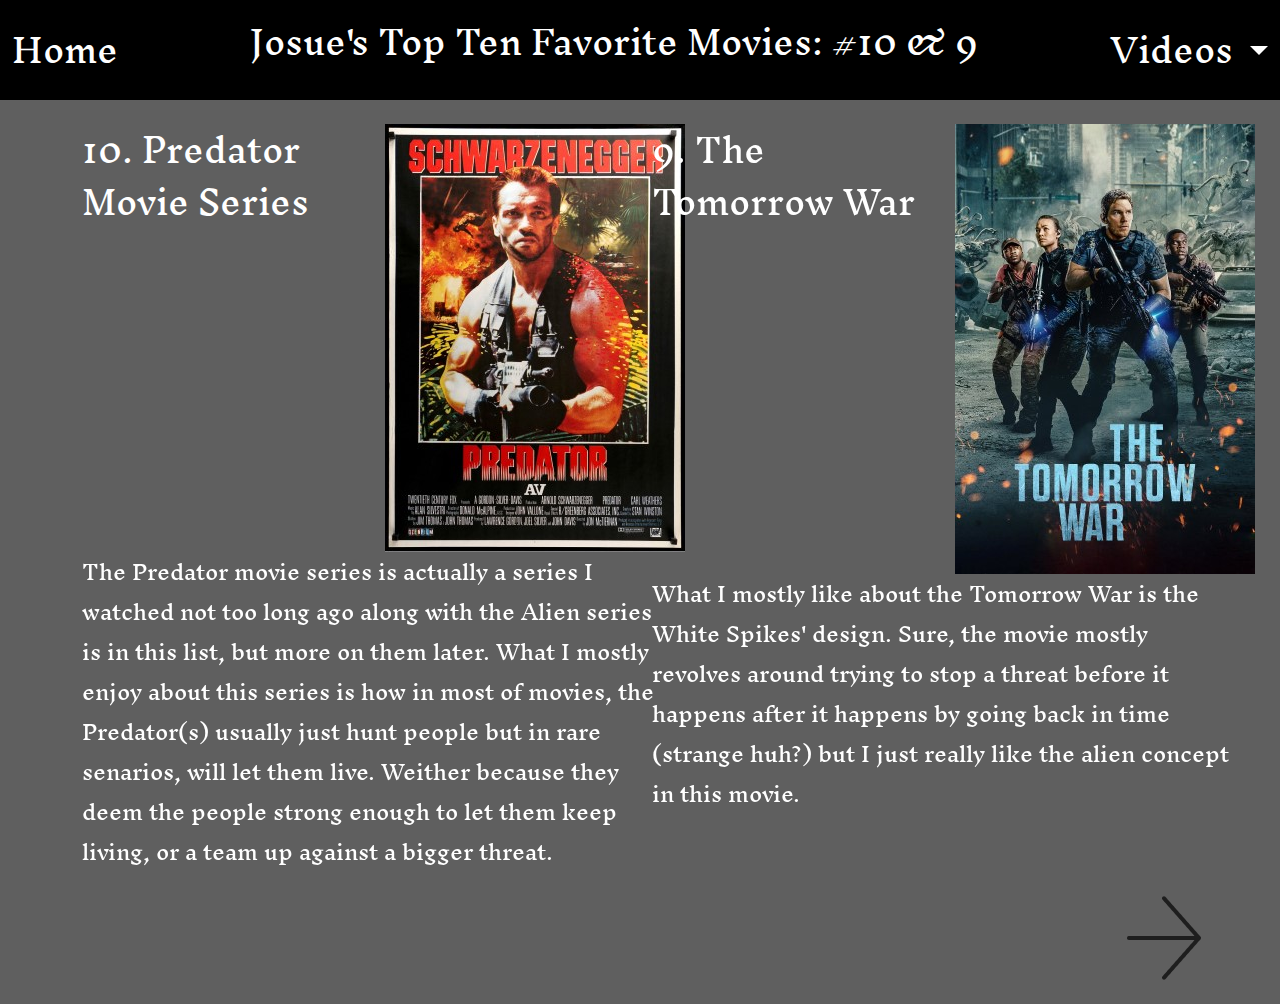
<file: pages/pageJ1.html>
<!doctype html>
<html lang="en">

<head>
    <meta charset="utf-8">
    <meta name="viewport" content="width=device-width, initial-scale=1">
    <title>Josue's Top Ten Favorite Movies: #10 & 9</title>
    <link href="https://cdn.jsdelivr.net/npm/bootstrap@5.3.3/dist/css/bootstrap.min.css" rel="stylesheet"
        integrity="sha384-QWTKZyjpPEjISv5WaRU9OFeRpok6YctnYmDr5pNlyT2bRjXh0JMhjY6hW+ALEwIH" crossorigin="anonymous">
    <link rel="stylesheet" href="/style/Jstyles.css">
    <link rel="preconnect" href="https://fonts.googleapis.com">
    <link rel="preconnect" href="https://fonts.gstatic.com" crossorigin>
    <link href="https://fonts.googleapis.com/css2?family=Inknut+Antiqua:wght@300;400;500;600;700;800;900&display=swap"
        rel="stylesheet">
</head>

<body class="inknut-antiqua-regular">
    <nav class="navbar">
        <div class="container-fluid medium-font">
            <a class="nav-link active white-font-click" href="/index.html">Home</a>

            <p class="white-font">Josue's Top Ten Favorite Movies: #10 & 9</p>

            <a class="nav-link dropdown-toggle white-font-click" href="#" role="button" data-bs-toggle="dropdown"
                aria-expanded="false">Videos
            </a>
            <ul class="dropdown-menu dropdown-menu-end small-font">
                <li><a class="dropdown-item" href="https://youtu.be/-B8uBJCnwyw">Predator 2</a></li>
                <li><a class="dropdown-item" href="https://youtu.be/uzqYqoVoU74">Predators</a></li>
                <li><a class="dropdown-item" href="https://youtu.be/VPI9E-wNK8s">The Predator</a></li>
                <li><a class="dropdown-item" href="https://youtu.be/wZ7LytagKlc">Prey</a></li>
                <li>
                    <hr class="dropdown-divider">
                </li>
                <li><a class="dropdown-item" href="https://youtu.be/Cld40qD7HcY">Alien vs Predator</a></li>
                <li><a class="dropdown-item" href="#">Alien vs Predator 2 (No trailer available)</a></li>
            </ul>
        </div>
    </nav>

    <br>

    <div class="container white-font">
        <div class="row">
            <div class="col-6">
                <div class="row item-slot-width">
                    <div class="col-6 medium-font">10. Predator Movie Series</div>
                    <div class="col-6"><img src="../assets/Josue/Predator/Predator Movie Poster 1.jpg"
                            alt="Top half of Predator movie poster." width="300px"></div>
                    <div class="col-6"><iframe width="300px" height="168.75px"
                            src="https://www.youtube.com/embed/Vo3FmkleTEQ"
                            title="Predator | #TBT Trailer | 20th Century FOX" frameborder="0"
                            allow="accelerometer; autoplay; clipboard-write; encrypted-media; gyroscope; picture-in-picture; web-share"
                            referrerpolicy="strict-origin-when-cross-origin" allowfullscreen></iframe></div>
                    <div class="col-6"><img src="../assets/Josue/Predator/Predator Movie Poster 2.jpg"
                            alt="Bottom half of Predator movie poster." width="300px"></div>
                    <div class="col-12 small-font">The Predator movie series is actually a series I watched not too long
                        ago along with the Alien series is in this list, but more on them later. What I mostly enjoy
                        about this series is how in most of movies, the Predator(s) usually just hunt people but in rare
                        senarios, will let them live. Weither because they deem the people strong enough to let them
                        keep living, or a team up against a bigger threat.</div>
                </div>
            </div>
            <div class="col-6">
                <div class="row item-slot-width">
                    <div class="col-6 medium-font">9. The Tomorrow War</div>
                    <div class="col-6"><img src="../assets/Josue/The Tomorrow War/The Tomorrow War Movie Poster 1.jpg"
                            alt="Top half of The Tomorrow War movie poster."></div>
                    <div class="col-6"><iframe width="300" height="168.75px"
                            src="https://www.youtube.com/embed/QPistcpGB8o"
                            title="THE TOMORROW WAR - Official Trailer | Prime Video" frameborder="0"
                            allow="accelerometer; autoplay; clipboard-write; encrypted-media; gyroscope; picture-in-picture; web-share"
                            referrerpolicy="strict-origin-when-cross-origin" allowfullscreen></iframe></div>
                    <div class="col-6"><img src="../assets/Josue/The Tomorrow War/The Tomorrow War Movie Poster 2.jpg"
                            alt="Bottom half of The Tomorrow War movie poster."></div>
                    <div class="col-12 small-font">What I mostly like about the Tomorrow War is the White Spikes'
                        design. Sure, the movie mostly revolves around trying to stop a threat before it happens after
                        it happens by going back in time (strange huh?) but I just really like the alien concept in this
                        movie.</div>
                </div>
            </div>
            <div class="col-12 mt-4">
                <div class="row">
                    <!-- <div class="col-2"><a href=""></a></div> -->
                    <div class="col-11"></div>
                    <div class="col-1"><a href="./pageJ2.html"><img src="../assets/Josue/Right Arrow.png"
                                alt="Next page"></a></div>
                </div>
            </div>
        </div>
    </div>

    <br>


    <script src="https://cdn.jsdelivr.net/npm/bootstrap@5.3.3/dist/js/bootstrap.bundle.min.js"
        integrity="sha384-YvpcrYf0tY3lHB60NNkmXc5s9fDVZLESaAA55NDzOxhy9GkcIdslK1eN7N6jIeHz"
        crossorigin="anonymous"></script>
</body>

</html>
</file>
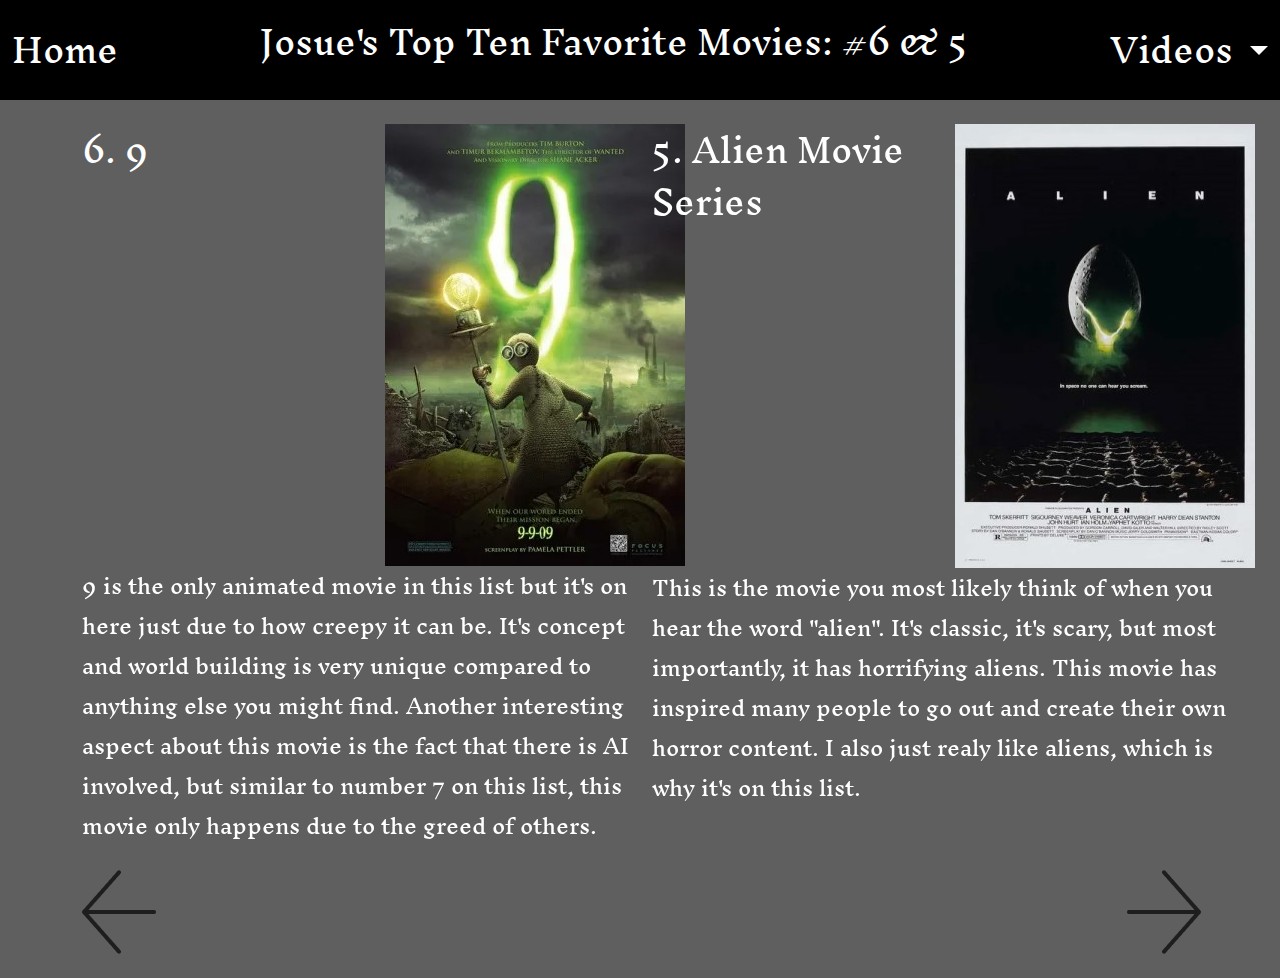
<file: pages/pageJ3.html>
<!doctype html>
<html lang="en">

<head>
    <meta charset="utf-8">
    <meta name="viewport" content="width=device-width, initial-scale=1">
    <title>Josue's Top Ten Favorite Movies: #6 & 5</title>
    <link href="https://cdn.jsdelivr.net/npm/bootstrap@5.3.3/dist/css/bootstrap.min.css" rel="stylesheet"
        integrity="sha384-QWTKZyjpPEjISv5WaRU9OFeRpok6YctnYmDr5pNlyT2bRjXh0JMhjY6hW+ALEwIH" crossorigin="anonymous">
    <link rel="stylesheet" href="/style/Jstyles.css">
    <link rel="preconnect" href="https://fonts.googleapis.com">
    <link rel="preconnect" href="https://fonts.gstatic.com" crossorigin>
    <link href="https://fonts.googleapis.com/css2?family=Inknut+Antiqua:wght@300;400;500;600;700;800;900&display=swap"
        rel="stylesheet">
</head>

<body class="inknut-antiqua-regular">
    <nav class="navbar">
        <div class="container-fluid medium-font">
            <a class="nav-link active white-font-click" href="/index.html">Home</a>

            <p class="white-font">Josue's Top Ten Favorite Movies: #6 & 5</p>

            <a class="nav-link dropdown-toggle white-font-click" href="#" role="button" data-bs-toggle="dropdown"
                aria-expanded="false">Videos
            </a>
            <ul class="dropdown-menu dropdown-menu-end small-font">
                <li><a class="dropdown-item" href="https://youtu.be/iaUXuY3U4Ag">Aliens</a></li>
                <li><a class="dropdown-item" href="https://youtu.be/pI5f98wv8pU">Alien 3</a></li>
                <li><a class="dropdown-item" href="https://youtu.be/53If-aOy58A">Alien Resurrection</a></li>
                <li><a class="dropdown-item" href="https://youtu.be/5UEv03g51kU">Prometheus</a></li>
                <li><a class="dropdown-item" href="https://youtu.be/svnAD0TApb8">Alien: Covenant</a></li>
                <li><a class="dropdown-item" href="https://youtu.be/92VYCjslw68">Alien: Romulus</a></li>
                <li>
                    <hr class="dropdown-divider">
                </li>
                <li><a class="dropdown-item" href="https://youtu.be/Cld40qD7HcY">Alien vs Predator</a></li>
                <li><a class="dropdown-item" href="#">Alien vs Predator 2 (No trailer available)</a></li>
            </ul>
        </div>
    </nav>

    <br>
    <!-- width="300px" height="168.75px" -->
    <div class="container white-font">
        <div class="row">
            <div class="col-6">
                <div class="row item-slot-width">
                    <div class="col-6 medium-font">6. 9</div>
                    <div class="col-6"><img src="../assets/Josue/9/9 Movie Poster 1.jpg"
                            alt="Top half of 9 movie poster." width="300px"></div>
                    <div class="col-6"><iframe width="300px" height="168.75px"
                            src="https://www.youtube.com/embed/_qApXdc1WPY" title="9 - Official Trailer" frameborder="0"
                            allow="accelerometer; autoplay; clipboard-write; encrypted-media; gyroscope; picture-in-picture; web-share"
                            referrerpolicy="strict-origin-when-cross-origin" allowfullscreen></iframe></div>
                    <div class="col-6"><img src="../assets/Josue/9/9 Movie Poster 2.jpg"
                            alt="Bottom half of 9 movie poster." width="300px"></div>
                    <div class="col-12 small-font">9 is the only animated movie in this list but it's on here just due
                        to how creepy it can be. It's concept and world building is very unique compared to anything
                        else you might find. Another interesting aspect about this movie is the fact that there is AI
                        involved, but similar to number 7 on this list, this movie only happens due to the greed of
                        others.</div>
                </div>
            </div>
            <div class="col-6">
                <div class="row item-slot-width">
                    <div class="col-6 medium-font">5. Alien Movie Series</div>
                    <div class="col-6"><img src="../assets/Josue/Alien/Alien Movie Poster 1.jpg"
                            alt="Top half of Alien movie poster."></div>
                    <div class="col-6"><iframe width="300px" height="168.75px"
                            src="https://www.youtube.com/embed/jQ5lPt9edzQ"
                            title="Alien Trailer HD (Original 1979 Ridley Scott Film) Sigourney Weaver" frameborder="0"
                            allow="accelerometer; autoplay; clipboard-write; encrypted-media; gyroscope; picture-in-picture; web-share"
                            referrerpolicy="strict-origin-when-cross-origin" allowfullscreen></iframe></div>
                    <div class="col-6"><img src="../assets/Josue/Alien/Alien Movie Poster 2.jpg"
                            alt="Bottom half of Alien movie poster."></div>
                    <div class="col-12 small-font">This is the movie you most likely think of when you hear the word
                        "alien". It's classic, it's scary, but most importantly, it has horrifying aliens. This movie
                        has inspired many people to go out and create their own horror content. I also just realy like
                        aliens, which is why it's on this list.</div>
                </div>
            </div>
            <div class="col-12 mt-4">
                <div class="row">
                    <div class="col-1"><a href="./pageJ2.html"><img src="../assets/Josue/Left Arrow.png"
                                alt="Previous page"></a></div>
                    <div class="col-10"></div>
                    <div class="col-1"><a href="./pageJ4.html"><img src="../assets/Josue/Right Arrow.png"
                                alt="Next page"></a>
                    </div>
                </div>
            </div>
        </div>
    </div>

    <br>


    <script src="https://cdn.jsdelivr.net/npm/bootstrap@5.3.3/dist/js/bootstrap.bundle.min.js"
        integrity="sha384-YvpcrYf0tY3lHB60NNkmXc5s9fDVZLESaAA55NDzOxhy9GkcIdslK1eN7N6jIeHz"
        crossorigin="anonymous"></script>
</body>

</html>
</file>
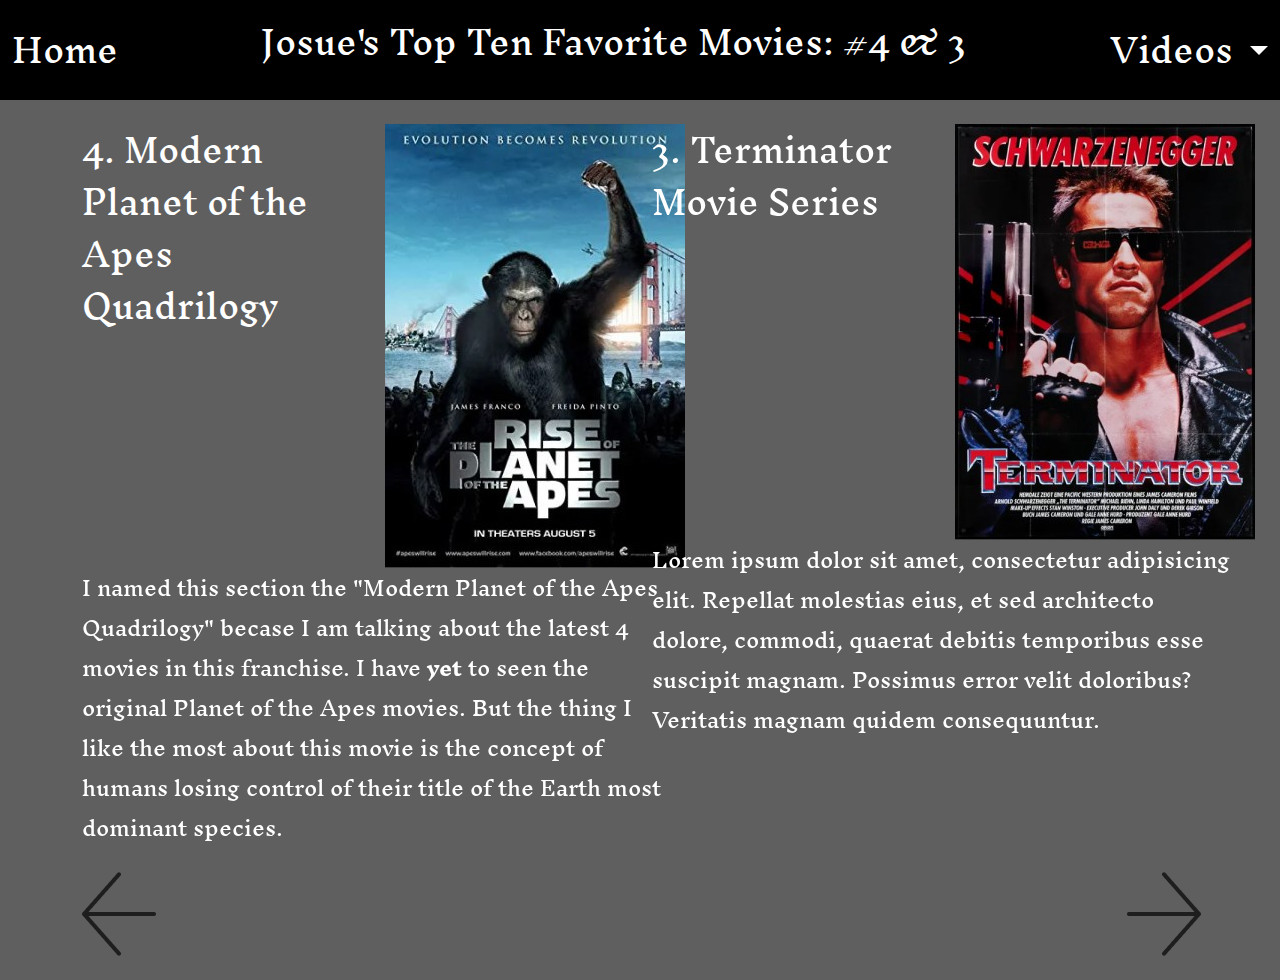
<file: pages/pageJ4.html>
<!doctype html>
<html lang="en">

<head>
    <meta charset="utf-8">
    <meta name="viewport" content="width=device-width, initial-scale=1">
    <title>Josue's Top Ten Favorite Movies: #4 & 3</title>
    <link href="https://cdn.jsdelivr.net/npm/bootstrap@5.3.3/dist/css/bootstrap.min.css" rel="stylesheet"
        integrity="sha384-QWTKZyjpPEjISv5WaRU9OFeRpok6YctnYmDr5pNlyT2bRjXh0JMhjY6hW+ALEwIH" crossorigin="anonymous">
    <link rel="stylesheet" href="/style/Jstyles.css">
    <link rel="preconnect" href="https://fonts.googleapis.com">
    <link rel="preconnect" href="https://fonts.gstatic.com" crossorigin>
    <link href="https://fonts.googleapis.com/css2?family=Inknut+Antiqua:wght@300;400;500;600;700;800;900&display=swap"
        rel="stylesheet">
</head>

<body class="inknut-antiqua-regular">
    <nav class="navbar">
        <div class="container-fluid medium-font">
            <a class="nav-link active white-font-click" href="/index.html">Home</a>

            <p class="white-font">Josue's Top Ten Favorite Movies: #4 & 3</p>

            <a class="nav-link dropdown-toggle white-font-click" href="#" role="button" data-bs-toggle="dropdown"
                aria-expanded="false">Videos
            </a>
            <ul class="dropdown-menu dropdown-menu-end small-font">
                <li><a class="dropdown-item" href="https://youtu.be/EcRIUU_QZiY">Dawn of the Planet of the Apes</a></li>
                <li><a class="dropdown-item" href="https://youtu.be/JDcAlo8i2y8">War of the Planet of the Apes</a></li>
                <li><a class="dropdown-item" href="https://youtu.be/XtFI7SNtVpY">Kingdom of the Planet of the Apes</a>
                </li>
                <li>
                    <hr class="dropdown-divider">
                </li>
                <li><a class="dropdown-item" href="https://youtu.be/tCg_FfeYgIc">Terminator 2: Judgment Day</a></li>
                <li><a class="dropdown-item" href="https://youtu.be/6Q2SGam1BQE">Terminator 3: Rise of the Machines</a>
                </li>
                <li><a class="dropdown-item" href="https://youtu.be/MS-uNbtgGz0">Terminator Salvation</a></li>
                <li><a class="dropdown-item" href="https://youtu.be/ZCMOnA2opMc">Terminator Genisys</a></li>
                <li><a class="dropdown-item" href="https://youtu.be/8CjYw1hARhY">Terminator: Dark Fate</a></li>
            </ul>
        </div>
    </nav>

    <br>
    <!-- width="300px" height="168.75px" -->
    <div class="container white-font">
        <div class="row">
            <div class="col-6">
                <div class="row item-slot-width">
                    <div class="col-6 medium-font">4. Modern Planet of the Apes Quadrilogy</div>
                    <div class="col-6"><img
                            src="../assets/Josue/Planet of the Apes/Rise of the Planet of the Apes Movie Poster 1.jpg"
                            alt="Top half of Planet of the Apes movie poster." width="300px"></div>
                    <div class="col-6"><iframe width="300px" height="168.75px"
                            src="https://www.youtube.com/embed/P1yKN0llkrY"
                            title="Rise of the Planet of the Apes | Trailer | 20th Century FOX" frameborder="0"
                            allow="accelerometer; autoplay; clipboard-write; encrypted-media; gyroscope; picture-in-picture; web-share"
                            referrerpolicy="strict-origin-when-cross-origin" allowfullscreen></iframe></div>
                    <div class="col-6"><img
                            src="../assets/Josue/Planet of the Apes/Rise of the Planet of the Apes Movie Poster 2.jpg"
                            alt="Bottom half of Planet of the Apes movie poster." width="300px"></div>
                    <div class="col-12 small-font">I named this section the "Modern Planet of the Apes Quadrilogy" becase I am talking about the latest 4 movies in this franchise. I have <b>yet</b> to seen the original Planet of the Apes movies. But the thing I like the most about this movie is the concept of humans losing control of their title of the Earth most dominant species.</div>
                </div>
            </div>
            <div class="col-6">
                <div class="row item-slot-width">
                    <div class="col-6 medium-font">3. Terminator Movie Series</div>
                    <div class="col-6"><img src="../assets/Josue/Terminator/Terminator Movie Poster 1.jpg"
                            alt="Top half of Terminator movie poster."></div>
                    <div class="col-6"><iframe wwidth="300px" height="168.75px"
                            src="https://www.youtube.com/embed/nGrW-OR2uDk"
                            title="THE TERMINATOR (1984) | Official Trailer | MGM" frameborder="0"
                            allow="accelerometer; autoplay; clipboard-write; encrypted-media; gyroscope; picture-in-picture; web-share"
                            referrerpolicy="strict-origin-when-cross-origin" allowfullscreen></iframe></div>
                    <div class="col-6"><img src="../assets/Josue/Terminator/Terminator Movie Poster 2.jpg"
                            alt="Bottom half of Terminator movie poster."></div>
                    <div class="col-12 small-font">Lorem ipsum dolor sit amet, consectetur adipisicing elit. Repellat
                        molestias eius, et sed architecto dolore, commodi, quaerat debitis temporibus esse suscipit
                        magnam. Possimus error velit doloribus? Veritatis magnam quidem consequuntur.</div>
                </div>
            </div>
            <div class="col-12 mt-4">
                <div class="row">
                    <div class="col-1"><a href="./pageJ3.html"><img src="../assets/Josue/Left Arrow.png" alt="Previous page"></a></div>
                    <div class="col-10"></div>
                    <div class="col-1"><a href="./pageJ5.html"><img src="../assets/Josue/Right Arrow.png" alt="Next page"></a>
                    </div>
                </div>
            </div>
        </div>
    </div>

    <br>


    <script src="https://cdn.jsdelivr.net/npm/bootstrap@5.3.3/dist/js/bootstrap.bundle.min.js"
        integrity="sha384-YvpcrYf0tY3lHB60NNkmXc5s9fDVZLESaAA55NDzOxhy9GkcIdslK1eN7N6jIeHz"
        crossorigin="anonymous"></script>
</body>

</html>
</file>
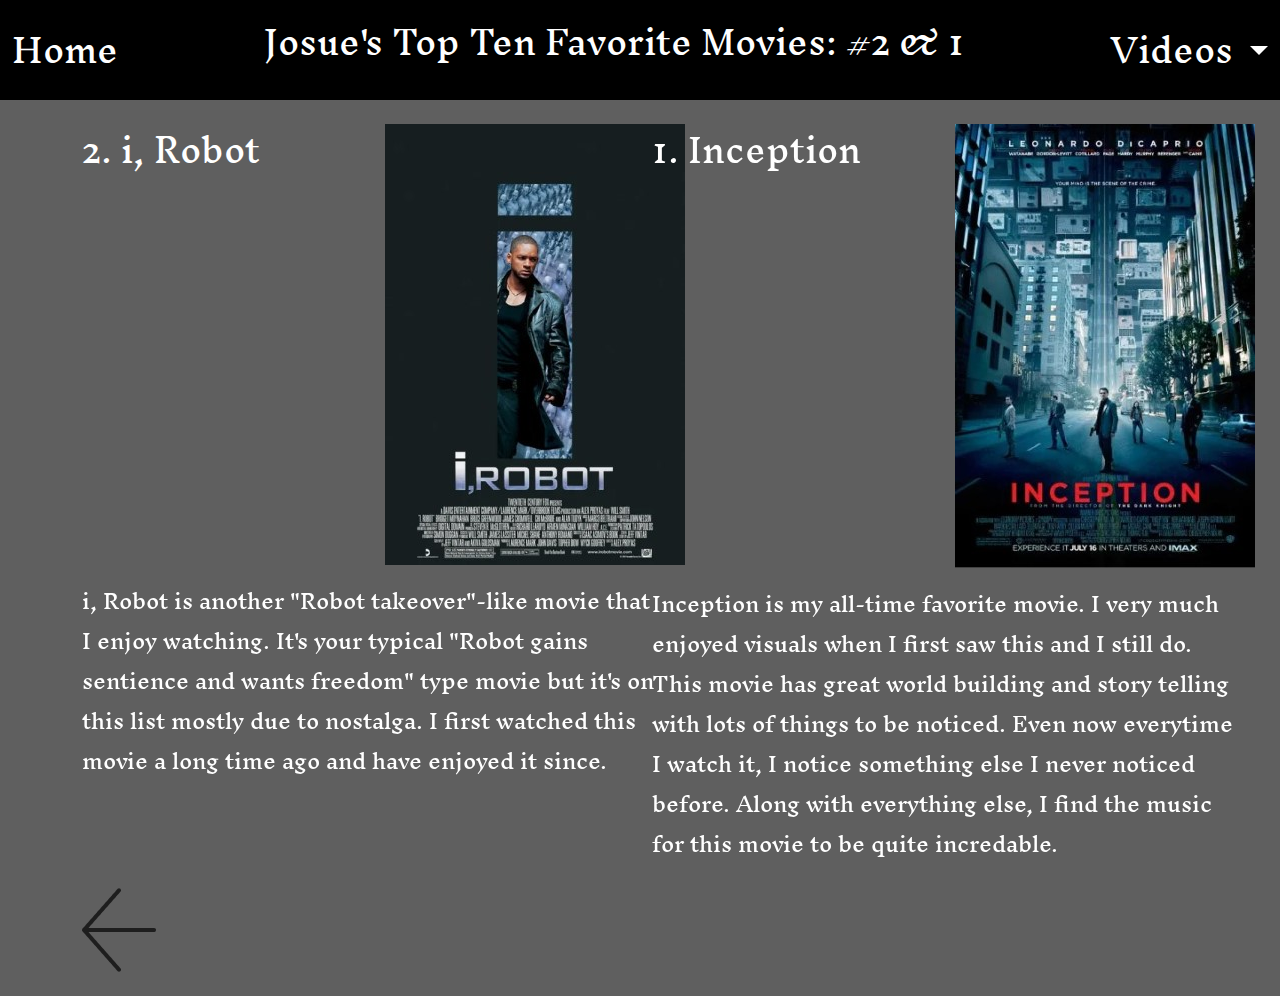
<file: pages/pageJ5.html>
<!doctype html>
<html lang="en">

<head>
    <meta charset="utf-8">
    <meta name="viewport" content="width=device-width, initial-scale=1">
    <title>Josue's Top Ten Favorite Movies: #2 & 1</title>
    <link href="https://cdn.jsdelivr.net/npm/bootstrap@5.3.3/dist/css/bootstrap.min.css" rel="stylesheet"
        integrity="sha384-QWTKZyjpPEjISv5WaRU9OFeRpok6YctnYmDr5pNlyT2bRjXh0JMhjY6hW+ALEwIH" crossorigin="anonymous">
    <link rel="stylesheet" href="/style/Jstyles.css">
    <link rel="preconnect" href="https://fonts.googleapis.com">
    <link rel="preconnect" href="https://fonts.gstatic.com" crossorigin>
    <link href="https://fonts.googleapis.com/css2?family=Inknut+Antiqua:wght@300;400;500;600;700;800;900&display=swap"
        rel="stylesheet">
</head>

<body class="inknut-antiqua-regular">
    <nav class="navbar">
        <div class="container-fluid medium-font">
            <a class="nav-link active white-font-click" href="/index.html">Home</a>

            <p class="white-font">Josue's Top Ten Favorite Movies: #2 & 1</p>

            <a class="nav-link dropdown-toggle white-font-click" href="#" role="button" data-bs-toggle="dropdown"
                aria-expanded="false">Videos
            </a>
            <ul class="dropdown-menu dropdown-menu-end small-font">
                <li><a class="dropdown-item" href="#">No videos for this page</a></li>
            </ul>
        </div>
    </nav>

    <br>
    <!-- width="300px" height="168.75px" -->
    <div class="container white-font">
        <div class="row">
            <div class="col-6">
                <div class="row item-slot-width">
                    <div class="col-6 medium-font">2. i, Robot</div>
                    <div class="col-6"><img src="../assets/Josue/i, Robot/i, Robot Movie Poster 1.jpg"
                            alt="Top half of i, Robot movie poster." width="300px"></div>
                    <div class="col-6"><iframe width="300px" height="168.75px"
                            src="https://www.youtube.com/embed/7Dlo-VB0-HI"
                            title="I, Robot (2004) Trailer #1 | Movieclips Classic Trailers" frameborder="0"
                            allow="accelerometer; autoplay; clipboard-write; encrypted-media; gyroscope; picture-in-picture; web-share"
                            referrerpolicy="strict-origin-when-cross-origin" allowfullscreen></iframe></div>
                    <div class="col-6"><img src="../assets/Josue/i, Robot/i, Robot Movie Poster 2.jpg"
                            alt="Bottom half of i, Robot movie poster." width="300px"></div>
                    <div class="col-12 small-font mt-3">i, Robot is another "Robot takeover"-like movie that I enjoy
                        watching. It's your typical "Robot gains sentience and wants freedom" type movie but it's on
                        this list mostly due to nostalga. I first watched this movie a long time ago and have enjoyed it
                        since.</div>
                </div>
            </div>
            <div class="col-6">
                <div class="row item-slot-width">
                    <div class="col-6 medium-font">1. Inception</div>
                    <div class="col-6"><img src="../assets/Josue/Inception/Inception Movie Poster 1.jpg"
                            alt="Top half of Inception movie poster."></div>
                    <div class="col-6"><iframe width="300px" height="168.75px"
                            src="https://www.youtube.com/embed/Qwe6qXFTdgc"
                            title="Inception | Digital Trailer | Warner Bros. Entertainment" frameborder="0"
                            allow="accelerometer; autoplay; clipboard-write; encrypted-media; gyroscope; picture-in-picture; web-share"
                            referrerpolicy="strict-origin-when-cross-origin" allowfullscreen></iframe></div>
                    <div class="col-6"><img src="../assets/Josue/Inception/Inception Movie Poster 2.jpg"
                            alt="Bottom half of Inception movie poster."></div>
                    <div class="col-12 small-font mt-3">Inception is my all-time favorite movie. I very much enjoyed
                        visuals when I first saw this and I still do. This movie has great world building and story
                        telling with lots of things to be noticed. Even now everytime I watch it, I notice something
                        else I never noticed before. Along with everything else, I find the music for this movie to be quite incredable.</div>
                </div>
            </div>
            <div class="col-12 mt-4">
                <div class="row">
                    <div class="col-1"><a href="./pageJ4.html"><img src="../assets/Josue/Left Arrow.png"
                                alt="Previous page"></a></div>
                    <div class="col-11"></div>
                    <!-- <div class="col-1"><a href="./pageJ5.html"><img src="../assets/Josue/Right Arrow.png" alt="Previous page"></a> -->
                </div>
            </div>
        </div>
    </div>
    </div>

    <br>


    <script src="https://cdn.jsdelivr.net/npm/bootstrap@5.3.3/dist/js/bootstrap.bundle.min.js"
        integrity="sha384-YvpcrYf0tY3lHB60NNkmXc5s9fDVZLESaAA55NDzOxhy9GkcIdslK1eN7N6jIeHz"
        crossorigin="anonymous"></script>
</body>

</html>
</file>
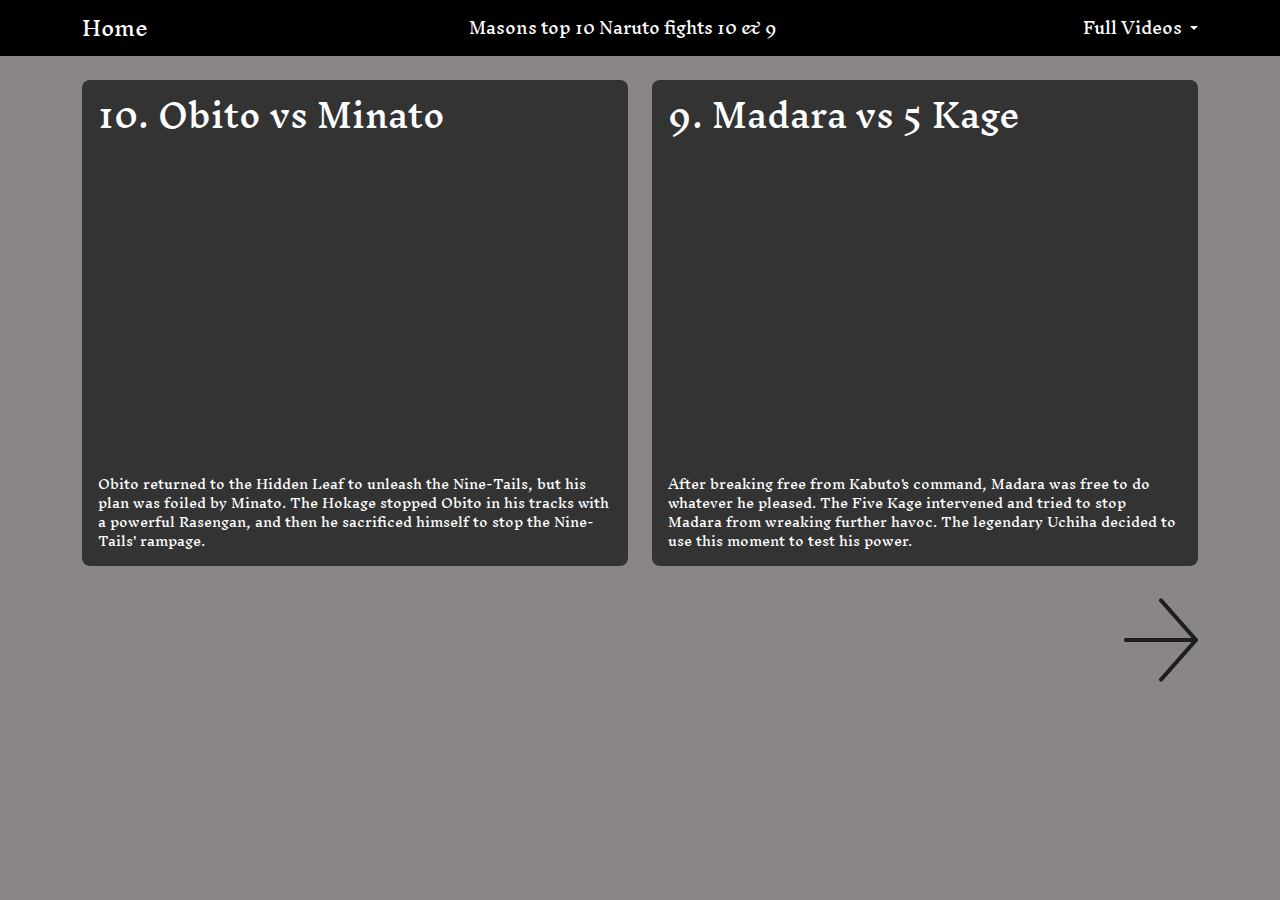
<file: pages/pageM1.html>
<!DOCTYPE html>
<html lang="en">
  <head>
    <meta charset="UTF-8" />
    <meta name="viewport" content="width=device-width, initial-scale=1.0" />
    <title>Top Naruto Fights</title>
    <link
      href="https://cdn.jsdelivr.net/npm/bootstrap@5.3.2/dist/css/bootstrap.min.css"
      rel="stylesheet"
    />
    <link rel="stylesheet" href="../style/Mstyles.css" />
    <link rel="preconnect" href="https://fonts.googleapis.com" />
    <link rel="preconnect" href="https://fonts.gstatic.com" crossorigin />
    <link
      href="https://fonts.googleapis.com/css2?family=Inknut+Antiqua:wght@300;400;500;600;700;800;900&display=swap"
      rel="stylesheet"
    />
    <link rel="stylesheet" href="https://cdnjs.cloudflare.com/ajax/libs/font-awesome/6.0.0-beta3/css/all.min.css">

</head>
<body class="inknut-antiqua-regular">
    <nav class="navbar navbar-expand-lg navbar-dark bg-dark mb-4">
      <div class="container">
        <a class="navbar-brand" href="/index.html">Home</a>
       
        
              <a>Masons top 10 Naruto fights 10 & 9</a
              >
            </li>
          </ul>
          <div class="nav-item dropdown">
            <a
              class="nav-link dropdown-toggle"
              href="#"
              role="button"
              data-bs-toggle="dropdown"
            >
             Full Videos
            </a>
            <ul class="dropdown-menu dropdown-menu-end">
              <li><a class="dropdown-item" href="https://youtu.be/XsuHEiy1XqQ">10. Obito vs Minato</a></li>
              <li><a class="dropdown-item" href="https://youtu.be/o1Ukt1KhBfA">9. Madara vs 5 Kage</a></li>
              <li><a class="dropdown-item" href="https://youtu.be/cRyIssbAyeA">8.Shikimaru vs Temari</a></li>
              <li><a class="dropdown-item" href="https://youtu.be/raYD5O0xpZQ">7.Jiraiya vs 6 paths of pain</a></li>
              <li><a class="dropdown-item" href="https://youtu.be/jP9K1lf-cwk">6.Itachi vs Sasuke</a></li>
              <li><a class="dropdown-item" href="https://youtu.be/md5PVu3_sW8">5.Rock Lee vs Gaara </a></li>
              <li><a class="dropdown-item" href="https://youtu.be/b52XQvTnr2A">4.Naruto vs Pain</a></li>
              <li><a class="dropdown-item" href="https://youtu.be/TmGD7P3uI4M">3.Obito vs Kakashi</a></li>
              <li><a class="dropdown-item" href="https://youtu.be/zrLnAata0b0">2.Madara vs Might Guy</a></li>
              <li><a class="dropdown-item" href="https://youtu.be/oE63s5CwJZg">1.Sasuke vs Naruto</a></li>
            </ul>
       
    </nav>

    <div class="container">
      <div class="row">
        <div class="col-md-6">
          <div class="fight-card">
            <h2 class="p-3 mb-0">10. Obito vs Minato</h2>
            <div class="video-container">
                <iframe width="560" height="315" src="https://www.youtube.com/embed/XsuHEiy1XqQ?si=48ACXZ6nm4VgKqrn&amp;start=215" title="YouTube video player" frameborder="0" allow="accelerometer; autoplay; clipboard-write; encrypted-media; gyroscope; picture-in-picture; web-share" referrerpolicy="strict-origin-when-cross-origin" allowfullscreen></iframe>
            </div>
            <div class="fight-description">
              Obito returned to the Hidden Leaf to unleash the Nine-Tails, but
              his plan was foiled by Minato. The Hokage stopped Obito in his
              tracks with a powerful Rasengan, and then he sacrificed himself to
              stop the Nine-Tails' rampage.
            </div>
          </div>
        </div>

        <div class="col-md-6">
          <div class="fight-card">
            <h2 class="p-3 mb-0">9. Madara vs 5 Kage</h2>
            <div class="video-container">
                <iframe width="560" height="315" src="https://www.youtube.com/embed/o1Ukt1KhBfA?si=laM-nm2s5YA_Yb8o&amp;start=654" title="YouTube video player" frameborder="0" allow="accelerometer; autoplay; clipboard-write; encrypted-media; gyroscope; picture-in-picture; web-share" referrerpolicy="strict-origin-when-cross-origin" allowfullscreen></iframe>
            </div>
            <div class="fight-description">
              After breaking free from Kabuto's command, Madara was free to do
              whatever he pleased. The Five Kage intervened and tried to stop
              Madara from wreaking further havoc. The legendary Uchiha decided
              to use this moment to test his power.
            </div>
          </div>
      
      
      <div class="d-flex justify-content-end mt-4">
        <a href="pageM2.html" class="btn-first-page" >
        <img src="/assets/Josue/Right Arrow.png" />
          
        </a>
      </div>

    <script src="https://cdn.jsdelivr.net/npm/bootstrap@5.3.2/dist/js/bootstrap.bundle.min.js"></script>
  </body>
</html>
</file>
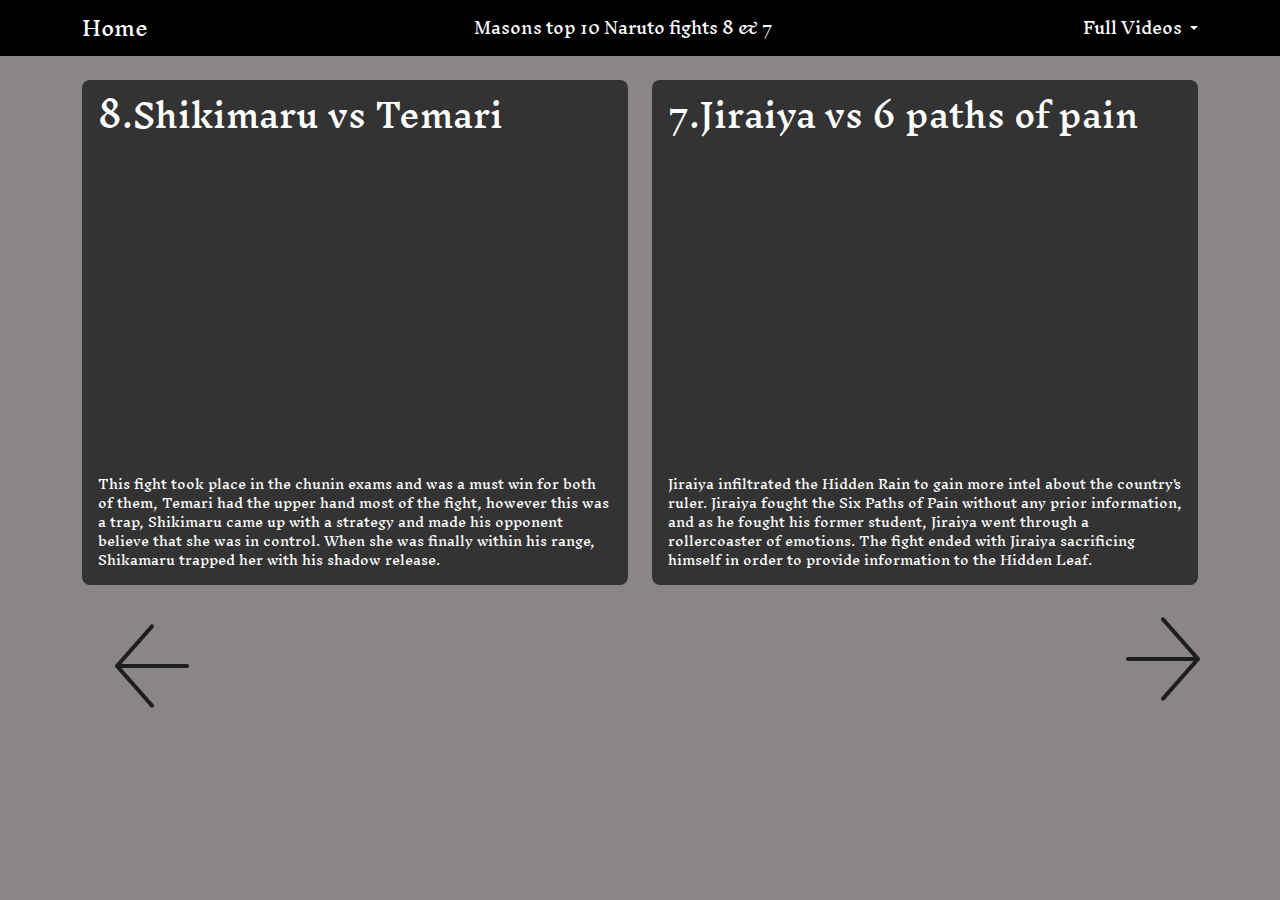
<file: pages/pageM2.html>
<!DOCTYPE html>
<html lang="en">
  <head>
    <meta charset="UTF-8" />
    <meta name="viewport" content="width=device-width, initial-scale=1.0" />
    <title>Top Naruto Fights</title>
    <link
      href="https://cdn.jsdelivr.net/npm/bootstrap@5.3.2/dist/css/bootstrap.min.css"
      rel="stylesheet"
    />
    <link rel="stylesheet" href="../style/Mstyles.css" />
    <link rel="preconnect" href="https://fonts.googleapis.com" />
    <link rel="preconnect" href="https://fonts.gstatic.com" crossorigin />
    <link
      href="https://fonts.googleapis.com/css2?family=Inknut+Antiqua:wght@300;400;500;600;700;800;900&display=swap"
      rel="stylesheet"
    />
  </head>
  <body class="inknut-antiqua-regular">
    <nav class="navbar navbar-expand-lg navbar-dark bg-dark mb-4">
      <div class="container">
        <a class="navbar-brand" href="/index.html">Home</a>
       
        
              <a>Masons top 10 Naruto fights 8 & 7</a
              >
            </li>
          </ul>
          <div class="nav-item dropdown">
            <a
              class="nav-link dropdown-toggle"
              href="#"
              role="button"
              data-bs-toggle="dropdown"
              >
              Full Videos
             </a>
             <ul class="dropdown-menu dropdown-menu-end">
               <li><a class="dropdown-item" href="https://youtu.be/XsuHEiy1XqQ">10. Obito vs Minato</a></li>
               <li><a class="dropdown-item" href="https://youtu.be/o1Ukt1KhBfA">9. Madara vs 5 Kage</a></li>
               <li><a class="dropdown-item" href="https://youtu.be/cRyIssbAyeA">8.Shikimaru vs Temari</a></li>
               <li><a class="dropdown-item" href="https://youtu.be/raYD5O0xpZQ">7.Jiraiya vs 6 paths of pain</a></li>
               <li><a class="dropdown-item" href="https://youtu.be/jP9K1lf-cwk">6.Itachi vs Sasuke</a></li>
               <li><a class="dropdown-item" href="https://youtu.be/md5PVu3_sW8">5.Rock Lee vs Gaara </a></li>
               <li><a class="dropdown-item" href="https://youtu.be/b52XQvTnr2A">4.Naruto vs Pain</a></li>
               <li><a class="dropdown-item" href="https://youtu.be/TmGD7P3uI4M">3.Obito vs Kakashi</a></li>
               <li><a class="dropdown-item" href="https://youtu.be/zrLnAata0b0">2.Madara vs Might Guy</a></li>
               <li><a class="dropdown-item" href="https://youtu.be/oE63s5CwJZg">1.Sasuke vs Naruto</a></li>
             </ul>
       
    </nav>

    <div class="container">
      <div class="row">
        <div class="col-md-6">
          <div class="fight-card">
            <h2 class="p-3 mb-0">8.Shikimaru vs Temari</h2>
            <div class="video-container">
                <iframe width="560" height="315" src="https://www.youtube.com/embed/cRyIssbAyeA?si=slQaGHSpE2CH4M-A&amp;start=129" title="YouTube video player" frameborder="0" allow="accelerometer; autoplay; clipboard-write; encrypted-media; gyroscope; picture-in-picture; web-share" referrerpolicy="strict-origin-when-cross-origin" allowfullscreen></iframe>
            </div>
            <div class="fight-description">
                This fight took place in the chunin exams and was a must win for both of them, Temari had the upper hand most of the fight, however this was a trap, Shikimaru came up with a strategy and made his opponent believe that she was in control. When she was finally within his range, Shikamaru trapped her with his shadow release.
            </div>
          </div>
        </div>

        <div class="col-md-6">
          <div class="fight-card">
            <h2 class="p-3 mb-0">7.Jiraiya vs 6 paths of pain</h2>
            <div class="video-container">
                <iframe width="560" height="315" src="https://www.youtube.com/embed/raYD5O0xpZQ?si=4eC8fidQnMCEV5Ek&amp;start=998" title="YouTube video player" frameborder="0" allow="accelerometer; autoplay; clipboard-write; encrypted-media; gyroscope; picture-in-picture; web-share" referrerpolicy="strict-origin-when-cross-origin" allowfullscreen></iframe>
            </div>
            <div class="fight-description">
                Jiraiya infiltrated the Hidden Rain to gain more intel about the country's ruler. Jiraiya fought the Six Paths of Pain without any prior information, and as he fought his former student, Jiraiya went through a rollercoaster of emotions. The fight ended with Jiraiya sacrificing himself in order to provide information to the Hidden Leaf.
            </div>
          </div>

       
          <div class="container-fluid mt-4">
            <div class="row">
              <div class="col-6 text-start">
                <a href="pageM1.html" class="btn btn-primary-right ">
                  <img src="/assets/Josue/Left Arrow.png" alt="Back" />
                </a>
              </div>
              <div class="col-6 text-end">
                <a href="pageM3.html" class="btn-primary-left ">
                  <img src="/assets/Josue/Right Arrow.png" alt="Forward" />
                </a>
              </div>
            </div>
          </div>
        
    <script src="https://cdn.jsdelivr.net/npm/bootstrap@5.3.2/dist/js/bootstrap.bundle.min.js"></script>
  </body>
</html>
</file>
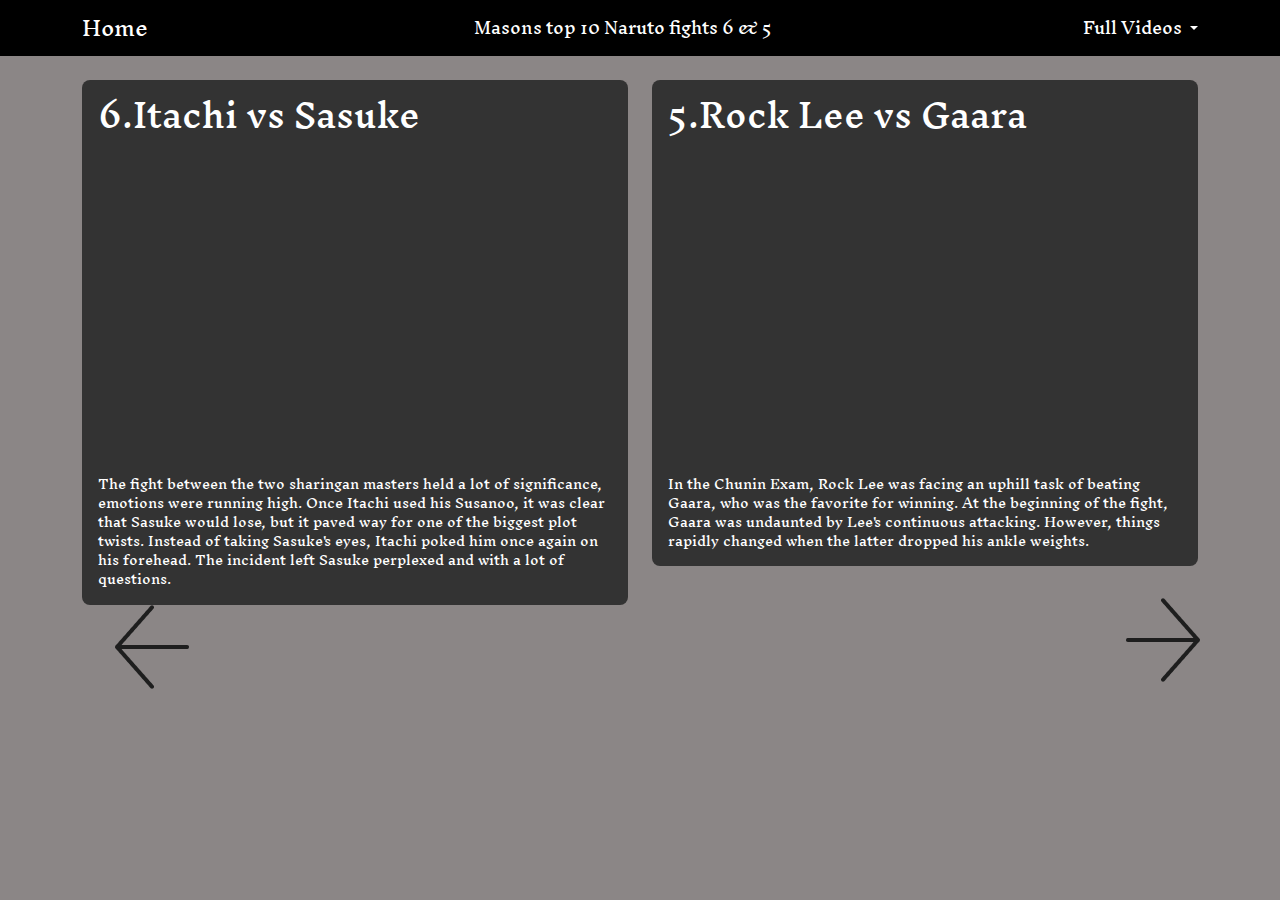
<file: pages/pageM3.html>
<!DOCTYPE html>
<html lang="en">
  <head>
    <meta charset="UTF-8" />
    <meta name="viewport" content="width=device-width, initial-scale=1.0" />
    <title>Top Naruto Fights</title>
    <link
      href="https://cdn.jsdelivr.net/npm/bootstrap@5.3.2/dist/css/bootstrap.min.css"
      rel="stylesheet"
    />
    <link rel="stylesheet" href="../style/Mstyles.css" />
    <link rel="preconnect" href="https://fonts.googleapis.com" />
    <link rel="preconnect" href="https://fonts.gstatic.com" crossorigin />
    <link
      href="https://fonts.googleapis.com/css2?family=Inknut+Antiqua:wght@300;400;500;600;700;800;900&display=swap"
      rel="stylesheet"
    />
  </head>
  <body class="inknut-antiqua-regular">
    <nav class="navbar navbar-expand-lg navbar-dark bg-dark mb-4">
      <div class="container">
        <a class="navbar-brand" href="/index.html">Home</a>
       
        
              <a>Masons top 10 Naruto fights 6 & 5</a
              >
            </li>
          </ul>
          <div class="nav-item dropdown">
            <a
              class="nav-link dropdown-toggle"
              href="#"
              role="button"
              data-bs-toggle="dropdown"
              >
              Full Videos
             </a>
             <ul class="dropdown-menu dropdown-menu-end">
               <li><a class="dropdown-item" href="https://youtu.be/XsuHEiy1XqQ">10. Obito vs Minato</a></li>
               <li><a class="dropdown-item" href="https://youtu.be/o1Ukt1KhBfA">9. Madara vs 5 Kage</a></li>
               <li><a class="dropdown-item" href="https://youtu.be/cRyIssbAyeA">8.Shikimaru vs Temari</a></li>
               <li><a class="dropdown-item" href="https://youtu.be/raYD5O0xpZQ">7.Jiraiya vs 6 paths of pain</a></li>
               <li><a class="dropdown-item" href="https://youtu.be/jP9K1lf-cwk">6.Itachi vs Sasuke</a></li>
               <li><a class="dropdown-item" href="https://youtu.be/md5PVu3_sW8">5.Rock Lee vs Gaara </a></li>
               <li><a class="dropdown-item" href="https://youtu.be/b52XQvTnr2A">4.Naruto vs Pain</a></li>
               <li><a class="dropdown-item" href="https://youtu.be/TmGD7P3uI4M">3.Obito vs Kakashi</a></li>
               <li><a class="dropdown-item" href="https://youtu.be/zrLnAata0b0">2.Madara vs Might Guy</a></li>
               <li><a class="dropdown-item" href="https://youtu.be/oE63s5CwJZg">1.Sasuke vs Naruto</a></li>
             </ul>
       
    </nav>

    <div class="container">
      <div class="row">
        <div class="col-md-6">
          <div class="fight-card">
            <h2 class="p-3 mb-0">6.Itachi vs Sasuke</h2>
            <div class="video-container">
                <iframe width="560" height="315" src="https://www.youtube.com/embed/jP9K1lf-cwk?si=3FfvCWUPO0JE0qUz&amp;start=857" title="YouTube video player" frameborder="0" allow="accelerometer; autoplay; clipboard-write; encrypted-media; gyroscope; picture-in-picture; web-share" referrerpolicy="strict-origin-when-cross-origin" allowfullscreen></iframe>
            </div>
            <div class="fight-description">
                The fight between the two sharingan masters held a lot of significance, emotions were running high. Once Itachi used his Susanoo, it was clear that Sasuke would lose, but it paved way for one of the biggest plot twists. Instead of taking Sasuke's eyes, Itachi poked him once again on his forehead. The incident left Sasuke perplexed and with a lot of questions.
            </div>
          </div>
        </div>

        <div class="col-md-6">
          <div class="fight-card">
            <h2 class="p-3 mb-0">5.Rock Lee vs Gaara</h2>
            <div class="video-container">
                <iframe width="560" height="315" src="https://www.youtube.com/embed/md5PVu3_sW8?si=B8kpnY3GrnCNRRnG&amp;start=307" title="YouTube video player" frameborder="0" allow="accelerometer; autoplay; clipboard-write; encrypted-media; gyroscope; picture-in-picture; web-share" referrerpolicy="strict-origin-when-cross-origin" allowfullscreen></iframe>
            </div>
            <div class="fight-description">
                In the Chunin Exam, Rock Lee was facing an uphill task of beating Gaara, who was the favorite for winning. At the beginning of the fight, Gaara was undaunted by Lee's continuous attacking. However, things rapidly changed when the latter dropped his ankle weights.            </div>
          </div>

       
          <div class="container-fluid mt-4">
            <div class="row">
              <div class="col-6 text-start">
                <a href="/pages/pageM2.html" class="btn btn-primary-right ">
                  <img src="/assets/Josue/Left Arrow.png" alt="Back" />
                </a>
              </div>
              <div class="col-6 text-end">
                <a href="/pages/pageM4.html" class="btn-primary-left">
                  <img src="/assets/Josue/Right Arrow.png" alt="Forward" />
                </a>
              </div>
            </div>
          </div>
        
    <script src="https://cdn.jsdelivr.net/npm/bootstrap@5.3.2/dist/js/bootstrap.bundle.min.js"></script>
  </body>
</html>
</file>
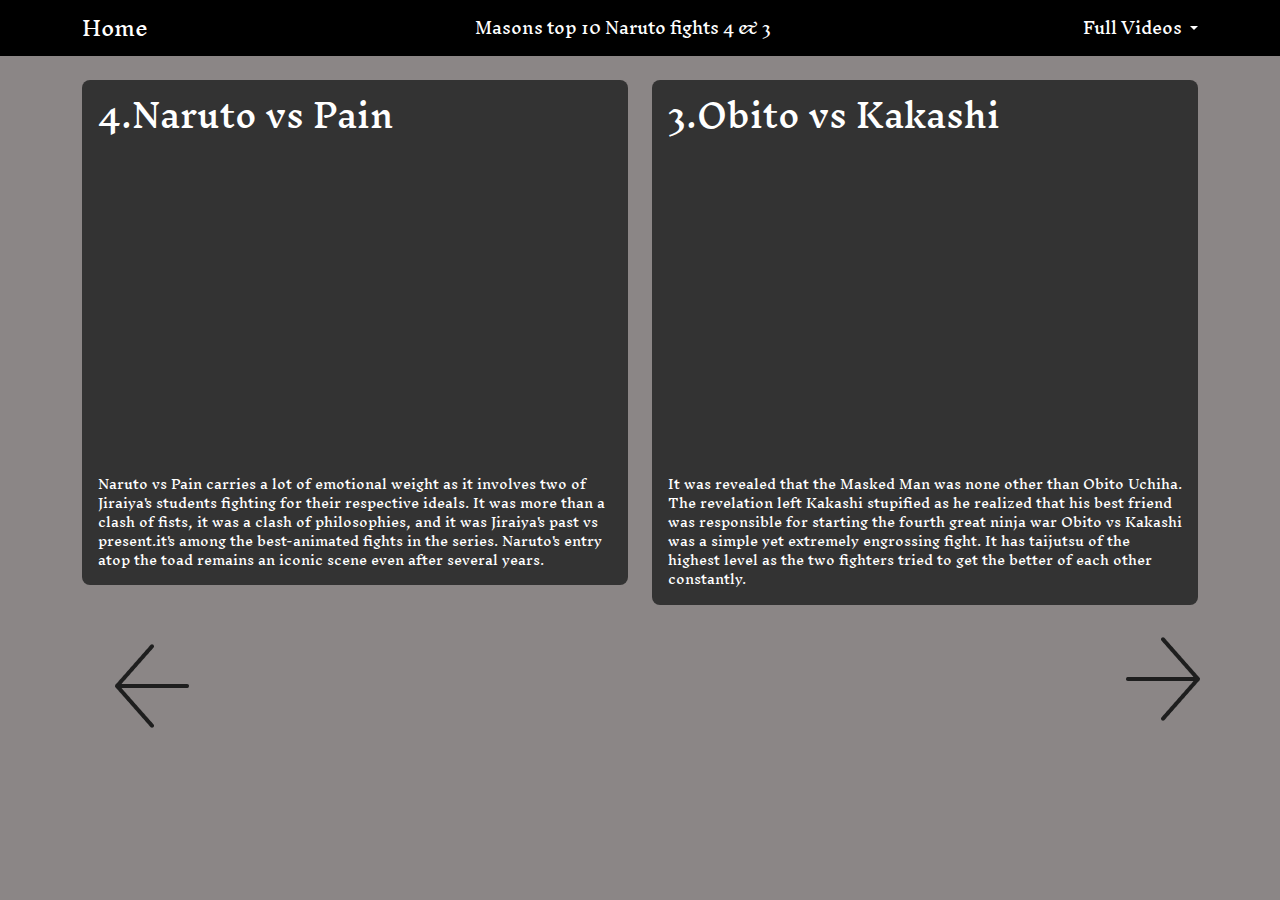
<file: pages/pageM4.html>
<!DOCTYPE html>
<html lang="en">
  <head>
    <meta charset="UTF-8" />
    <meta name="viewport" content="width=device-width, initial-scale=1.0" />
    <title>Top Naruto Fights</title>
    <link
      href="https://cdn.jsdelivr.net/npm/bootstrap@5.3.2/dist/css/bootstrap.min.css"
      rel="stylesheet"
    />
    <link rel="stylesheet" href="../style/Mstyles.css" />
    <link rel="preconnect" href="https://fonts.googleapis.com" />
    <link rel="preconnect" href="https://fonts.gstatic.com" crossorigin />
    <link
      href="https://fonts.googleapis.com/css2?family=Inknut+Antiqua:wght@300;400;500;600;700;800;900&display=swap"
      rel="stylesheet"
    />
  </head>
  <body class="inknut-antiqua-regular">
    <nav class="navbar navbar-expand-lg navbar-dark bg-dark mb-4">
      <div class="container">
        <a class="navbar-brand" href="/index.html">Home</a>
       
        
              <a>Masons top 10 Naruto fights 4 & 3</a
              >
            </li>
          </ul>
          <div class="nav-item dropdown">
            <a
              class="nav-link dropdown-toggle"
              href="#"
              role="button"
              data-bs-toggle="dropdown"
              >
              Full Videos
             </a>
             <ul class="dropdown-menu dropdown-menu-end">
               <li><a class="dropdown-item" href="https://youtu.be/XsuHEiy1XqQ">10. Obito vs Minato</a></li>
               <li><a class="dropdown-item" href="https://youtu.be/o1Ukt1KhBfA">9. Madara vs 5 Kage</a></li>
               <li><a class="dropdown-item" href="https://youtu.be/cRyIssbAyeA">8.Shikimaru vs Temari</a></li>
               <li><a class="dropdown-item" href="https://youtu.be/raYD5O0xpZQ">7.Jiraiya vs 6 paths of pain</a></li>
               <li><a class="dropdown-item" href="https://youtu.be/jP9K1lf-cwk">6.Itachi vs Sasuke</a></li>
               <li><a class="dropdown-item" href="https://youtu.be/md5PVu3_sW8">5.Rock Lee vs Gaara </a></li>
               <li><a class="dropdown-item" href="https://youtu.be/b52XQvTnr2A">4.Naruto vs Pain</a></li>
               <li><a class="dropdown-item" href="https://youtu.be/TmGD7P3uI4M">3.Obito vs Kakashi</a></li>
               <li><a class="dropdown-item" href="https://youtu.be/zrLnAata0b0">2.Madara vs Might Guy</a></li>
               <li><a class="dropdown-item" href="https://youtu.be/oE63s5CwJZg">1.Sasuke vs Naruto</a></li>
             </ul>
    </nav>

    <div class="container">
      <div class="row">
        <div class="col-md-6">
          <div class="fight-card">
            <h2 class="p-3 mb-0">4.Naruto vs Pain</h2>
            <div class="video-container">
                <iframe width="560" height="315" src="https://www.youtube.com/embed/b52XQvTnr2A?si=3T7hx1QfiCYL-4QR" title="YouTube video player" frameborder="0" allow="accelerometer; autoplay; clipboard-write; encrypted-media; gyroscope; picture-in-picture; web-share" referrerpolicy="strict-origin-when-cross-origin" allowfullscreen></iframe>
            </div>
            <div class="fight-description">
                Naruto vs Pain carries a lot of emotional weight as it involves two of Jiraiya's students fighting for their respective ideals. It was more than a clash of fists, it was a clash of philosophies, and it was Jiraiya's past vs present.it's among the best-animated fights in the series. Naruto's entry atop the toad remains an iconic scene even after several years.
            </div>
          </div>
        </div>

        <div class="col-md-6">
          <div class="fight-card">
            <h2 class="p-3 mb-0">3.Obito vs Kakashi</h2>
            <div class="video-container">
              <iframe width="560" height="315" src="https://www.youtube.com/embed/TmGD7P3uI4M?si=Jv5EhVomexfUTq7e&amp;start=129" title="YouTube video player" frameborder="0" allow="accelerometer; autoplay; clipboard-write; encrypted-media; gyroscope; picture-in-picture; web-share" referrerpolicy="strict-origin-when-cross-origin" allowfullscreen></iframe>
            </div>
            <div class="fight-description">
                It was revealed that the Masked Man was none other than Obito Uchiha. The revelation left Kakashi stupified as he realized that his best friend was responsible for starting the fourth great ninja war Obito vs Kakashi was a simple yet extremely engrossing fight. It has taijutsu of the highest level as the two fighters tried to get the better of each other constantly.           
             </div>
          </div>

       
          <div class="container-fluid mt-4">
            <div class="row">
              <div class="col-6 text-start">
                <a href="/pages/pageM3.html" class="btn btn-primary-right ">
                  <img src="/assets/Josue/Left Arrow.png" alt="Back" />
                </a>
              </div>
              <div class="col-6 text-end">
                <a href="/pages/pageM5.html" class="btn-primary-left">
                  <img src="/assets/Josue/Right Arrow.png" alt="foward">
                </a>
              </div>
            </div>
          </div>
        
    <script src="https://cdn.jsdelivr.net/npm/bootstrap@5.3.2/dist/js/bootstrap.bundle.min.js"></script>
  </body>
</html>
</file>
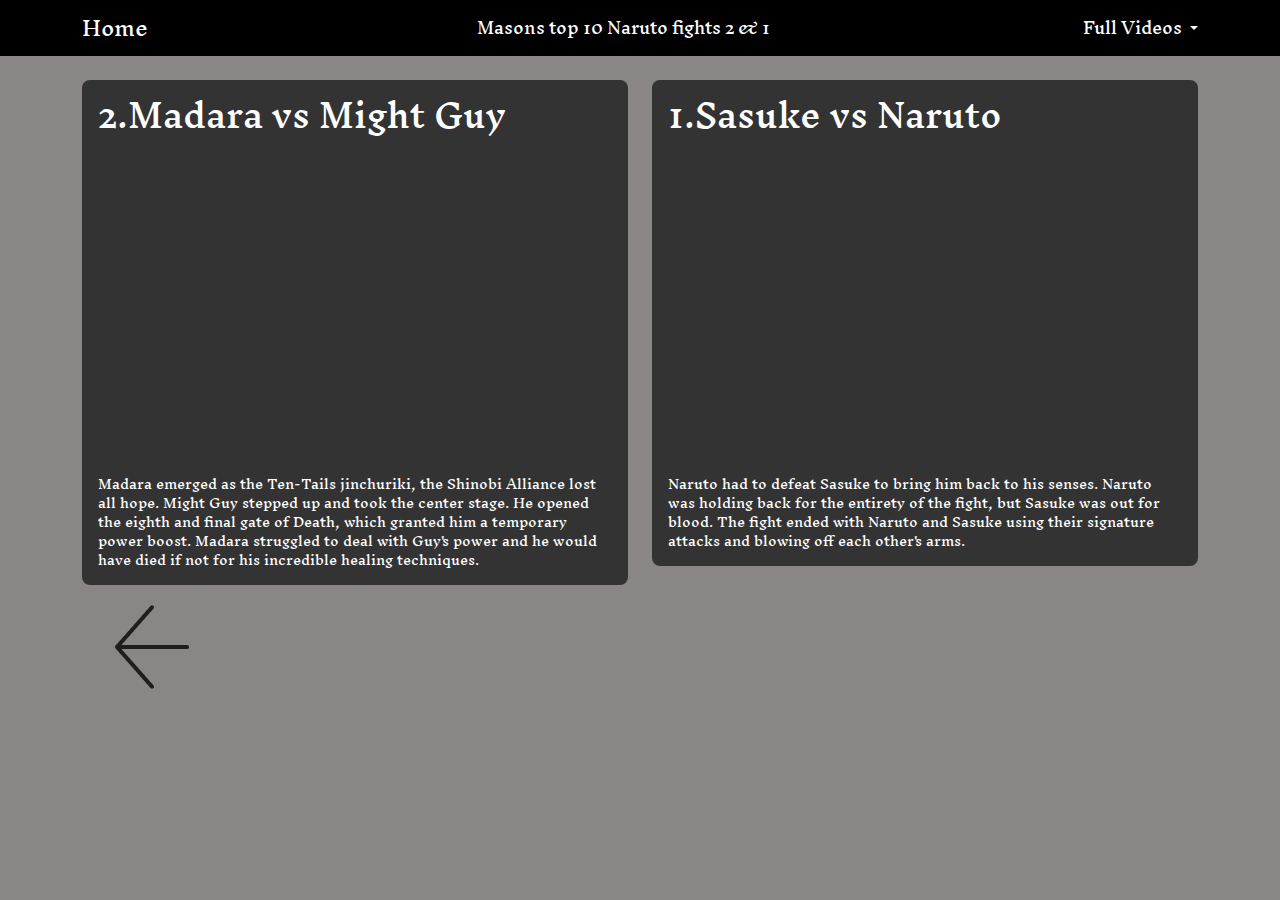
<file: pages/pageM5.html>
<!DOCTYPE html>
<html lang="en">
  <head>
    <meta charset="UTF-8" />
    <meta name="viewport" content="width=device-width, initial-scale=1.0" />
    <title>Top Naruto Fights</title>
    <link
      href="https://cdn.jsdelivr.net/npm/bootstrap@5.3.2/dist/css/bootstrap.min.css"
      rel="stylesheet"
    />
    <link rel="stylesheet" href="../style/Mstyles.css" />
    <link rel="preconnect" href="https://fonts.googleapis.com" />
    <link rel="preconnect" href="https://fonts.gstatic.com" crossorigin />
    <link
      href="https://fonts.googleapis.com/css2?family=Inknut+Antiqua:wght@300;400;500;600;700;800;900&display=swap"
      rel="stylesheet"
    />
  </head>
  <body class="inknut-antiqua-regular">
    <nav class="navbar navbar-expand-lg navbar-dark bg-dark mb-4">
      <div class="container">
        <a class="navbar-brand" href="/index.html">Home</a>
       
        
              <a>Masons top 10 Naruto fights 2 & 1</a
              >
            </li>
          </ul>
          <div class="nav-item dropdown">
            <a
              class="nav-link dropdown-toggle"
              href="#"
              role="button"
              data-bs-toggle="dropdown"
              >
              Full Videos
             </a>
             <ul class="dropdown-menu dropdown-menu-end">
               <li><a class="dropdown-item" href="https://youtu.be/XsuHEiy1XqQ">10. Obito vs Minato</a></li>
               <li><a class="dropdown-item" href="https://youtu.be/o1Ukt1KhBfA">9. Madara vs 5 Kage</a></li>
               <li><a class="dropdown-item" href="https://youtu.be/cRyIssbAyeA">8.Shikimaru vs Temari</a></li>
               <li><a class="dropdown-item" href="https://youtu.be/raYD5O0xpZQ">7.Jiraiya vs 6 paths of pain</a></li>
               <li><a class="dropdown-item" href="https://youtu.be/jP9K1lf-cwk">6.Itachi vs Sasuke</a></li>
               <li><a class="dropdown-item" href="https://youtu.be/md5PVu3_sW8">5.Rock Lee vs Gaara </a></li>
               <li><a class="dropdown-item" href="https://youtu.be/b52XQvTnr2A">4.Naruto vs Pain</a></li>
               <li><a class="dropdown-item" href="https://youtu.be/TmGD7P3uI4M">3.Obito vs Kakashi</a></li>
               <li><a class="dropdown-item" href="https://youtu.be/zrLnAata0b0">2.Madara vs Might Guy</a></li>
               <li><a class="dropdown-item" href="https://youtu.be/oE63s5CwJZg">1.Sasuke vs Naruto</a></li>
             </ul>
    </nav>

    <div class="container">
      <div class="row">
        <div class="col-md-6">
          <div class="fight-card">
            <h2 class="p-3 mb-0">2.Madara vs Might Guy</h2>
            <div class="video-container">
                <iframe width="560" height="315" src="https://www.youtube.com/embed/zrLnAata0b0?si=7qcqPEJ1nVeAZ255&amp;start=13" title="YouTube video player" frameborder="0" allow="accelerometer; autoplay; clipboard-write; encrypted-media; gyroscope; picture-in-picture; web-share" referrerpolicy="strict-origin-when-cross-origin" allowfullscreen></iframe>
            </div>
            <div class="fight-description">
                Madara emerged as the Ten-Tails jinchuriki, the Shinobi Alliance lost all hope.  Might Guy stepped up and took the center stage. He opened the eighth and final gate of Death, which granted him a temporary power boost. Madara struggled to deal with Guy's power and he would have died if not for his incredible healing techniques.
            </div>
          </div>
        </div>

        <div class="col-md-6">
          <div class="fight-card">
            <h2 class="p-3 mb-0">1.Sasuke vs Naruto</h2>
            <div class="video-container">
                <iframe width="560" height="315" src="https://www.youtube.com/embed/oE63s5CwJZg?si=RsX7rws1iMUtFQbP&amp;start=153" title="YouTube video player" frameborder="0" allow="accelerometer; autoplay; clipboard-write; encrypted-media; gyroscope; picture-in-picture; web-share" referrerpolicy="strict-origin-when-cross-origin" allowfullscreen></iframe>
            </div>
            <div class="fight-description">
                Naruto had to defeat Sasuke to bring him back to his senses. Naruto was holding back for the entirety of the fight, but Sasuke was out for blood. The fight ended with Naruto and Sasuke using their signature attacks and blowing off each other's arms.         
             </div>
          </div>

       
          <div class="container-fluid mt-4">
            <div class="row">
              <div class="col-6 text-start">
                <a href="/pages/pageM4.html" class="btn btn-primary-right ">
                  <img src="/assets/Josue/Left Arrow.png">
                </a>
              </div>
             
              </div>
            </div>
          </div>
        
    <script src="https://cdn.jsdelivr.net/npm/bootstrap@5.3.2/dist/js/bootstrap.bundle.min.js"></script>
  </body>
</html>
</file>
<file: style/Jstyles.css>
.inknut-antiqua-regular {
  font-family: "Inknut Antiqua", serif;
  font-weight: 400;
  font-style: normal;
}

body {
  background-color: #5f5f5f;
}

.white-font-click {
  color: white;
}

.white-font {
  color: white;
}

.white-font-click:hover {
  color: rgba(255, 255, 255, 0.8);
}

.nav-link {
  color: white;
}


.small-font {
  font-size: 20px;
  line-height: 40px;
}

.medium-font {
  font-size: 32px;
  line-height: 52px;
}

.large-font {
  font-size: 128px;
}


nav div {
  height: 100px;
  background-color: black;
  margin-top: -8px;
  margin-bottom: -8px;
}

.item-slot-width {
  width: 606px;
}
</file>
<file: style/Mstyles.css>
.inknut-antiqua-light {
    font-family: "Inknut Antiqua", serif;
    font-weight: 300;
    font-style: normal;
  }
  
  .inknut-antiqua-regular {
    font-family: "Inknut Antiqua", serif;
    font-weight: 400;
    font-style: normal;
  }
  
  .inknut-antiqua-medium {
    font-family: "Inknut Antiqua", serif;
    font-weight: 500;
    font-style: normal;
  }
  
  .inknut-antiqua-semibold {
    font-family: "Inknut Antiqua", serif;
    font-weight: 600;
    font-style: normal;
  }
  
  .inknut-antiqua-bold {
    font-family: "Inknut Antiqua", serif;
    font-weight: 700;
    font-style: normal;
  }
  
  .inknut-antiqua-extrabold {
    font-family: "Inknut Antiqua", serif;
    font-weight: 800;
    font-style: normal;
  }
  
  .inknut-antiqua-black {
    font-family: "Inknut Antiqua", serif;
    font-weight: 900;
    font-style: normal;
  }
  /* Global Styles */
body {
    background-color: #817b7bea;
    color: white;
}


.navbar {
    background-color: #000 !important;
}

.nav-link {
    color: white !important;
}

.navbar-brand {
    color: white !important;
}

.dropdown-menu {
    background-color: #333;
}

.dropdown-item {
    color: white;
}

.dropdown-item:hover {
    background-color: #444;
    color: white;
}


.fight-card {
    background-color: #333;
    color: white;
    margin-bottom: 2rem;
    border-radius: 8px;
    
  

.fight-card:hover {
    transform: translateY(-5px);
}

.fight-image {
    width: 100%;
    height: 250px;
    object-fit: cover;
}

.placeholder-img {
    height: 250px;
    width: 100%;
}

.fight-description {
    padding: 1rem;
    font-size: 0.9rem;
    line-height: 1.5;
}

    
    .fight-description {
        font-size: 0.8rem;
    }

.video-container {
    position: relative;
    width: 100%;
    padding-bottom: 56.25%; 
    height: 0;
    overflow: hidden;
}

.video-container iframe {
    position: absolute;
    top: 0;
    left: 0;
    width: 100%;
    height: 100%;
    border: 0;
}


.fight-card {
    background-color: #333;
    color: white;
   
}



.fight-description {
    padding: 1rem;
    font-size: 0.9rem;
    line-height: 1.5;
}


    
    .fight-description {
        font-size: 0.8rem;
    }

    
      }


     
    
      .btn-primary-left {
        background-color: #ff990000;
        border-color: #ff990000;
        position: absolute;
        left: 88%;
      }
      .btn-primary-right {
        background-color: #ff990000;
        border-color: #ff990000;
        position: absolute;
        left: 8%;
      }
      
    .btn-primary:hover {
      background-color: #f57c00;
      border-color: #f57c00;
    }
</file>
